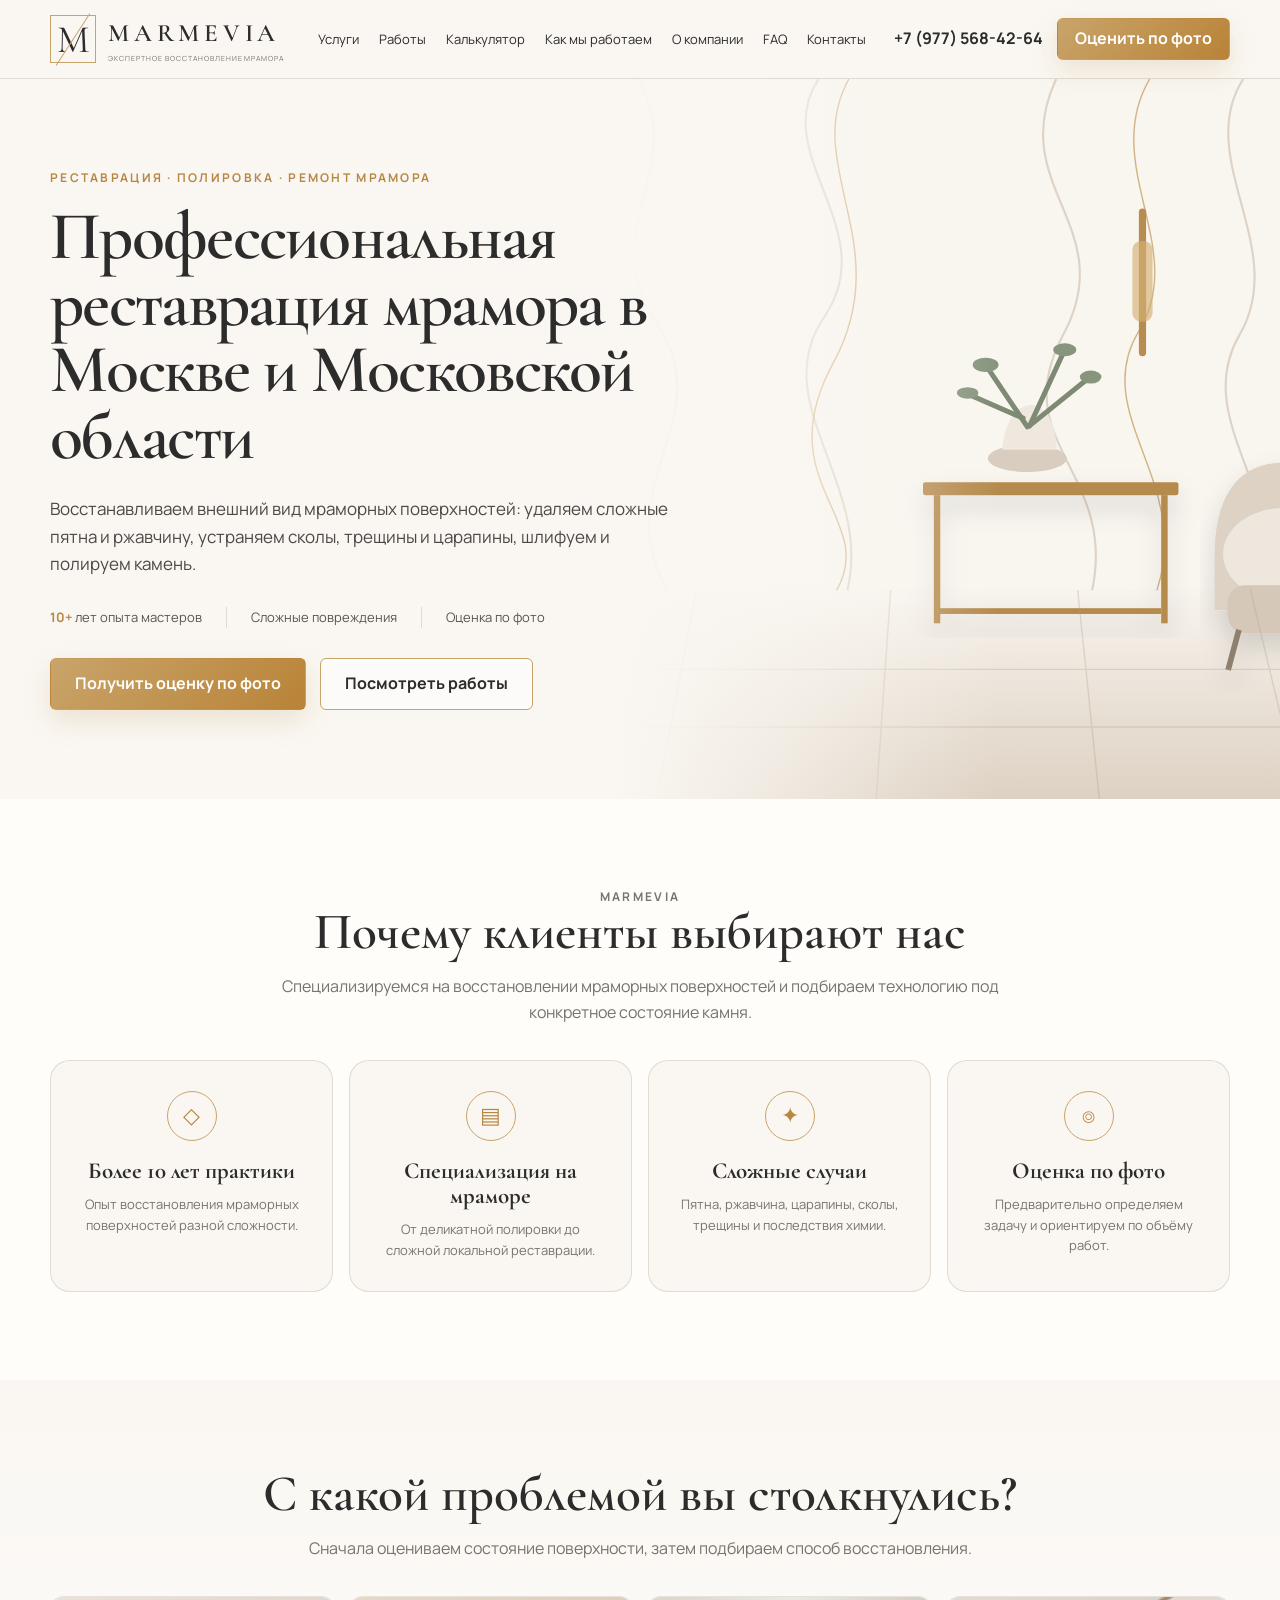
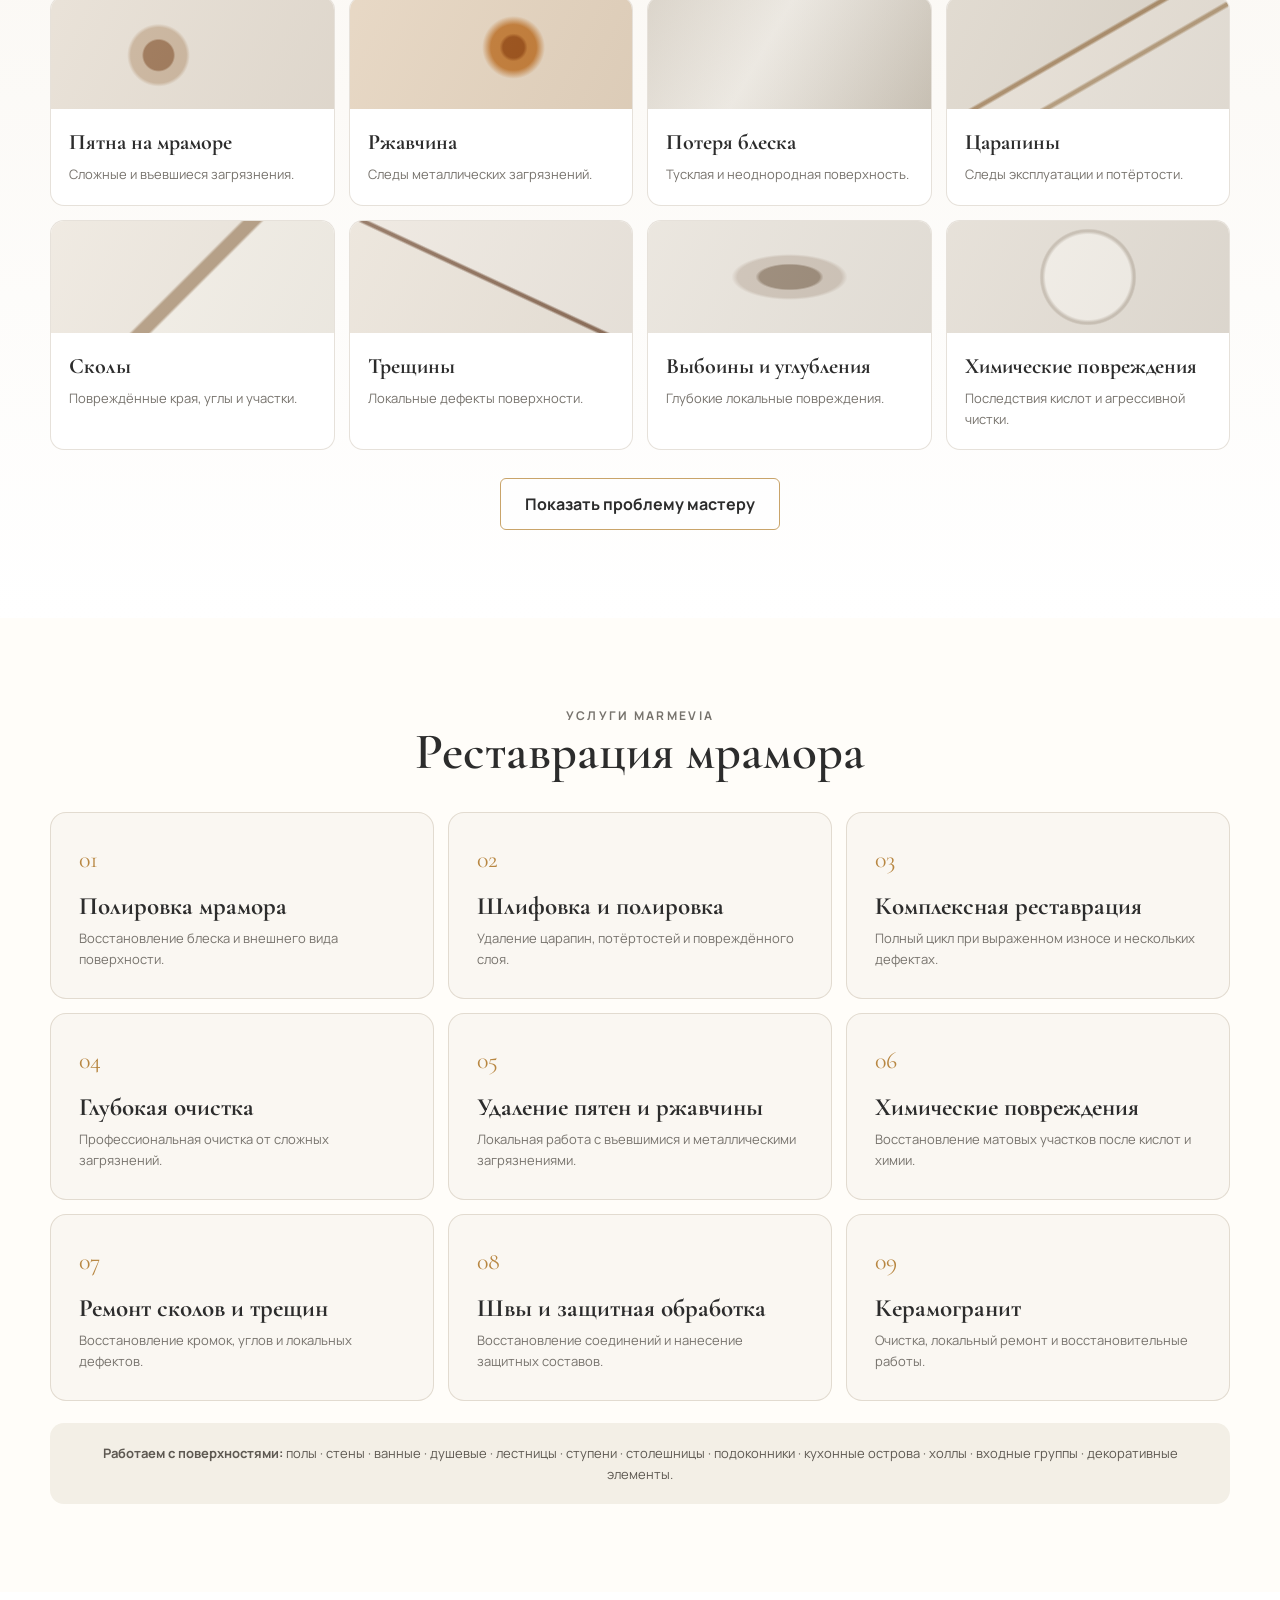
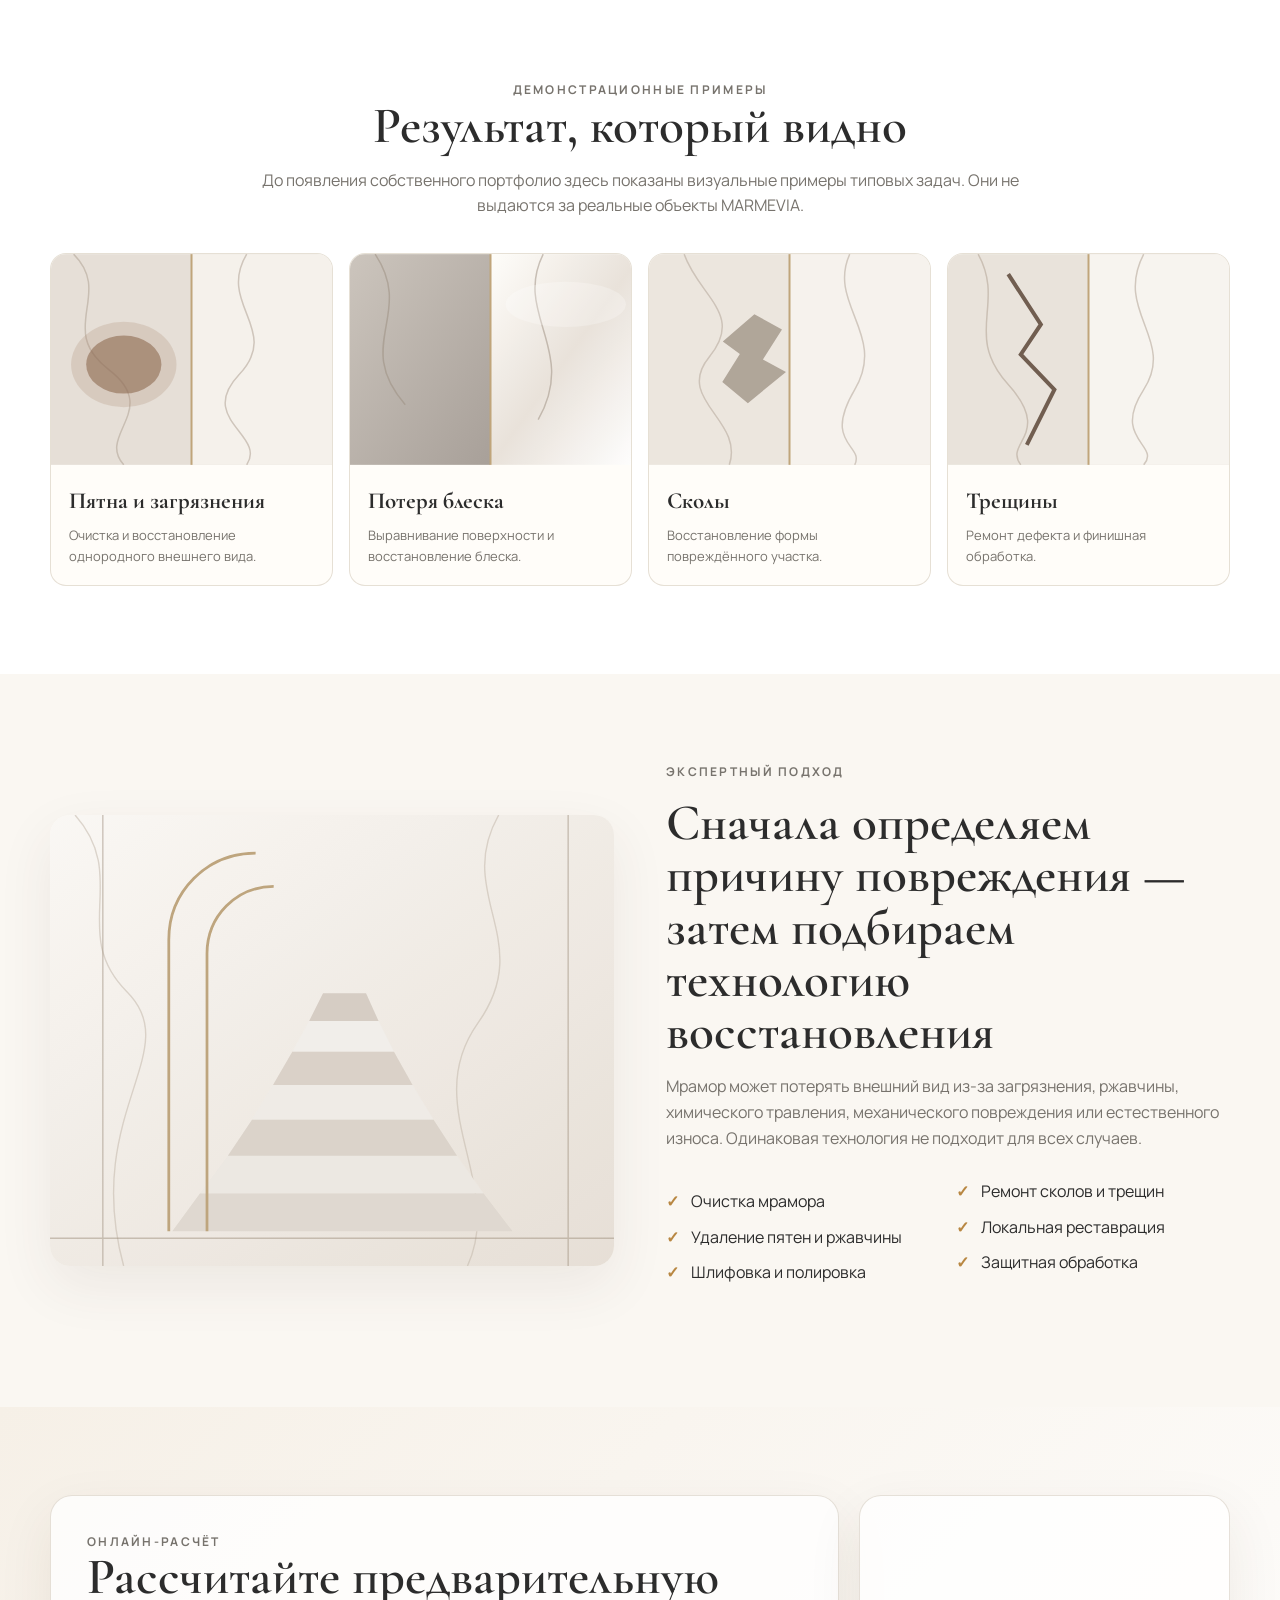
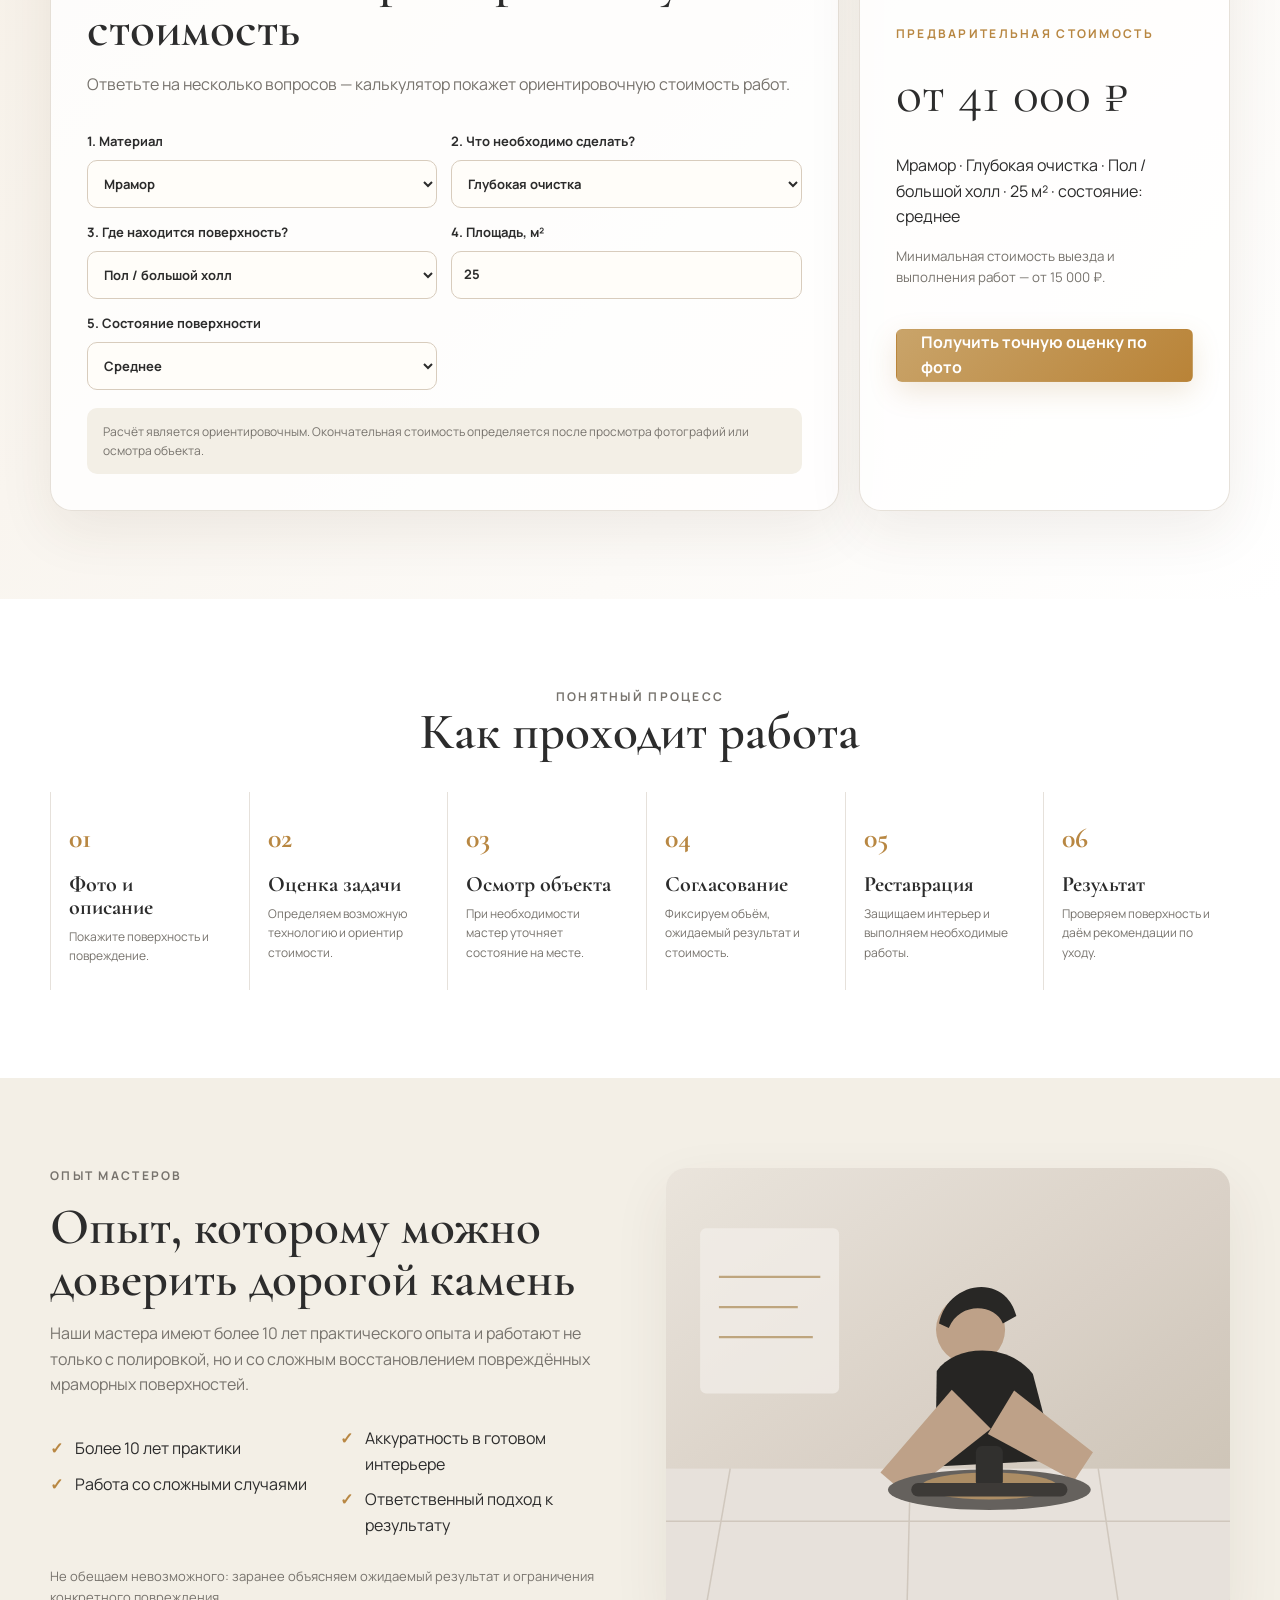
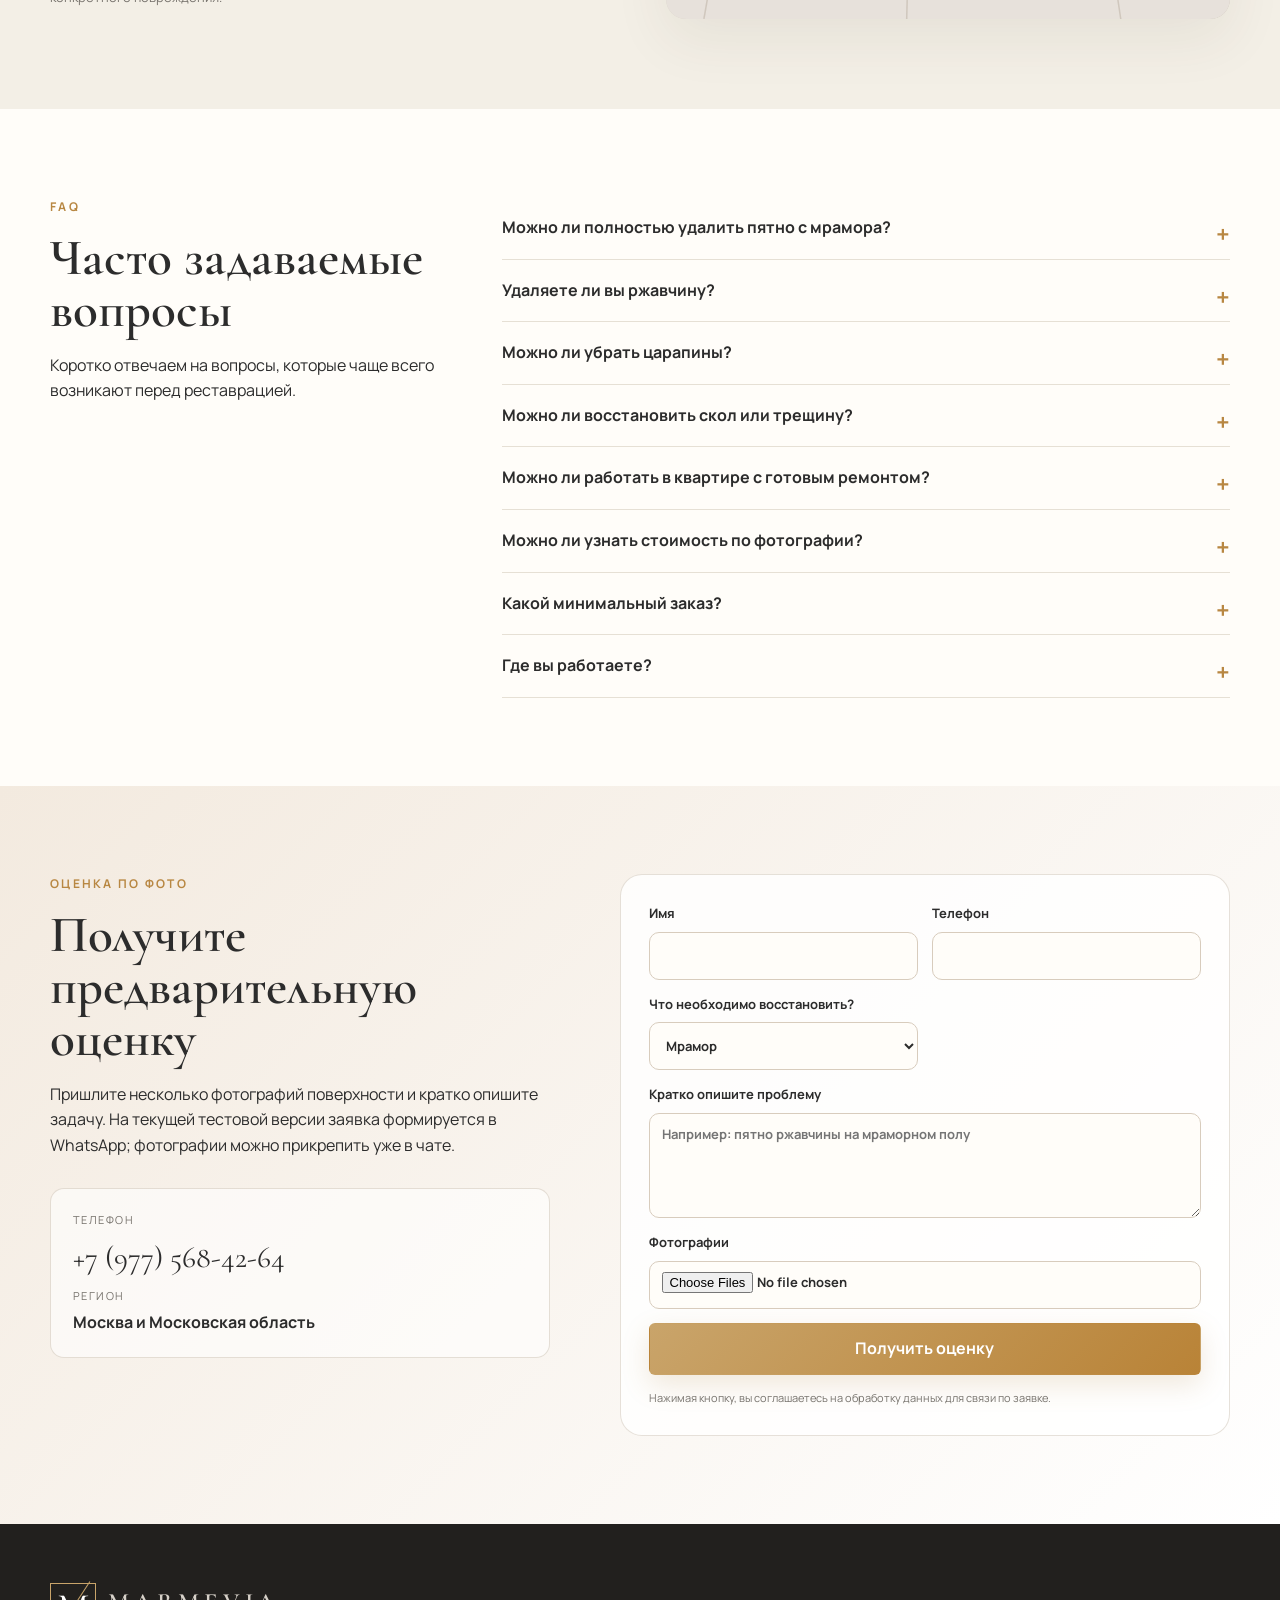
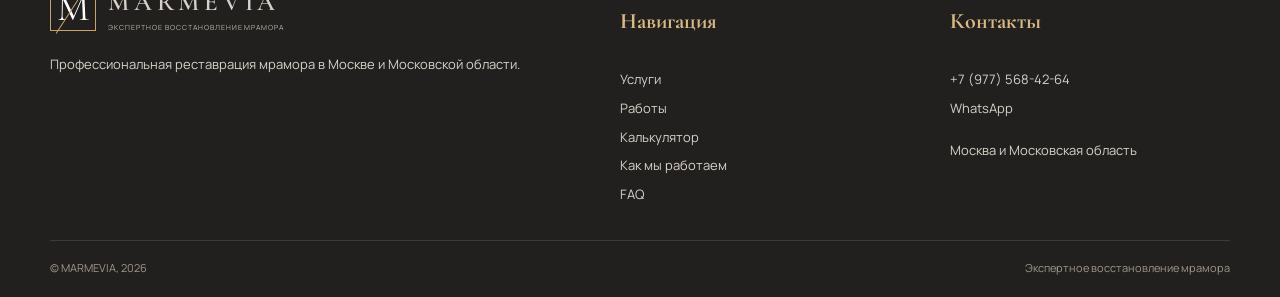
<file: index.html>
<!doctype html>
<html lang="ru">
<head>
  <meta charset="utf-8" />
  <meta name="viewport" content="width=device-width, initial-scale=1, viewport-fit=cover" />
  <meta name="theme-color" content="#faf7f2" />
  <meta name="description" content="MARMEVIA — профессиональная реставрация мрамора в Москве и Московской области: полировка, шлифовка, удаление пятен и ржавчины, ремонт сколов и трещин." />
  <title>MARMEVIA — реставрация мрамора в Москве и Московской области</title>
  <link rel="preconnect" href="https://fonts.googleapis.com">
  <link rel="preconnect" href="https://fonts.gstatic.com" crossorigin>
  <link href="https://fonts.googleapis.com/css2?family=Cormorant+Garamond:wght@500;600&family=Manrope:wght@400;500;600;700&display=swap" rel="stylesheet">
  <link rel="stylesheet" href="styles.css" />
  <script type="application/ld+json">
  {
    "@context":"https://schema.org",
    "@type":"ProfessionalService",
    "name":"MARMEVIA",
    "telephone":"+7 977 568-42-64",
    "areaServed":["Москва","Московская область"],
    "description":"Экспертное восстановление мрамора: реставрация, полировка, шлифовка, удаление пятен и ржавчины, ремонт сколов и трещин."
  }
  </script>
</head>
<body>
  <header class="site-header" id="top">
    <div class="container header-inner">
      <a class="brand" href="#top" aria-label="MARMEVIA — на главную">
        <span class="brand-mark" aria-hidden="true"><span>M</span></span>
        <span class="brand-copy"><strong>MARMEVIA</strong><small>экспертное восстановление мрамора</small></span>
      </a>
      <nav class="desktop-nav" aria-label="Основная навигация">
        <a href="#services">Услуги</a><a href="#work">Работы</a><a href="#calculator">Калькулятор</a><a href="#process">Как мы работаем</a><a href="#about">О компании</a><a href="#faq">FAQ</a><a href="#contacts">Контакты</a>
      </nav>
      <div class="header-actions">
        <a class="phone" href="tel:+79775684264">+7 (977) 568-42-64</a>
        <a class="btn btn-small" href="#estimate">Оценить по фото</a>
      </div>
      <button class="menu-button" aria-expanded="false" aria-controls="mobile-menu" aria-label="Открыть меню"><span></span><span></span><span></span></button>
    </div>
    <div class="mobile-menu" id="mobile-menu">
      <a href="#services">Услуги</a><a href="#work">Работы</a><a href="#calculator">Калькулятор</a><a href="#process">Как мы работаем</a><a href="#about">О компании</a><a href="#faq">FAQ</a><a href="#contacts">Контакты</a>
      <a href="tel:+79775684264">+7 (977) 568-42-64</a>
    </div>
  </header>

  <main>
    <section class="hero">
      <div class="hero-image" role="img" aria-label="Светлый интерьер с мраморной отделкой"></div>
      <div class="container hero-grid">
        <div class="hero-copy">
          <p class="eyebrow">РЕСТАВРАЦИЯ · ПОЛИРОВКА · РЕМОНТ МРАМОРА</p>
          <h1>Профессиональная реставрация мрамора в Москве и Московской области</h1>
          <p class="lead">Восстанавливаем внешний вид мраморных поверхностей: удаляем сложные пятна и ржавчину, устраняем сколы, трещины и царапины, шлифуем и полируем камень.</p>
          <div class="trust-inline">
            <span><b>10+</b> лет опыта мастеров</span>
            <span>Сложные повреждения</span>
            <span>Оценка по фото</span>
          </div>
          <div class="hero-buttons">
            <a class="btn" href="#estimate">Получить оценку по фото</a>
            <a class="btn btn-outline" href="#work">Посмотреть работы</a>
          </div>
        </div>
      </div>
    </section>

    <section class="section trust-section" id="about">
      <div class="container">
        <div class="section-head center">
          <p class="eyebrow">MARMEVIA</p>
          <h2>Почему клиенты выбирают нас</h2>
          <p>Специализируемся на восстановлении мраморных поверхностей и подбираем технологию под конкретное состояние камня.</p>
        </div>
        <div class="cards four">
          <article class="card"><span class="icon">◇</span><h3>Более 10 лет практики</h3><p>Опыт восстановления мраморных поверхностей разной сложности.</p></article>
          <article class="card"><span class="icon">▤</span><h3>Специализация на мраморе</h3><p>От деликатной полировки до сложной локальной реставрации.</p></article>
          <article class="card"><span class="icon">✦</span><h3>Сложные случаи</h3><p>Пятна, ржавчина, царапины, сколы, трещины и последствия химии.</p></article>
          <article class="card"><span class="icon">⌾</span><h3>Оценка по фото</h3><p>Предварительно определяем задачу и ориентируем по объёму работ.</p></article>
        </div>
      </div>
    </section>

    <section class="section problems" id="problems">
      <div class="container">
        <div class="section-head center"><h2>С какой проблемой вы столкнулись?</h2><p>Сначала оцениваем состояние поверхности, затем подбираем способ восстановления.</p></div>
        <div class="problem-grid">
          <article><span class="problem-art stain"></span><h3>Пятна на мраморе</h3><p>Сложные и въевшиеся загрязнения.</p></article>
          <article><span class="problem-art rust"></span><h3>Ржавчина</h3><p>Следы металлических загрязнений.</p></article>
          <article><span class="problem-art dull"></span><h3>Потеря блеска</h3><p>Тусклая и неоднородная поверхность.</p></article>
          <article><span class="problem-art scratch"></span><h3>Царапины</h3><p>Следы эксплуатации и потёртости.</p></article>
          <article><span class="problem-art chip"></span><h3>Сколы</h3><p>Повреждённые края, углы и участки.</p></article>
          <article><span class="problem-art crack"></span><h3>Трещины</h3><p>Локальные дефекты поверхности.</p></article>
          <article><span class="problem-art pit"></span><h3>Выбоины и углубления</h3><p>Глубокие локальные повреждения.</p></article>
          <article><span class="problem-art chemical"></span><h3>Химические повреждения</h3><p>Последствия кислот и агрессивной чистки.</p></article>
        </div>
        <div class="center-actions"><a class="btn btn-outline" href="#estimate">Показать проблему мастеру</a></div>
      </div>
    </section>

    <section class="section services" id="services">
      <div class="container">
        <div class="section-head center"><p class="eyebrow">УСЛУГИ MARMEVIA</p><h2>Реставрация мрамора</h2></div>
        <div class="service-grid">
          <article><span>01</span><h3>Полировка мрамора</h3><p>Восстановление блеска и внешнего вида поверхности.</p></article>
          <article><span>02</span><h3>Шлифовка и полировка</h3><p>Удаление царапин, потёртостей и повреждённого слоя.</p></article>
          <article><span>03</span><h3>Комплексная реставрация</h3><p>Полный цикл при выраженном износе и нескольких дефектах.</p></article>
          <article><span>04</span><h3>Глубокая очистка</h3><p>Профессиональная очистка от сложных загрязнений.</p></article>
          <article><span>05</span><h3>Удаление пятен и ржавчины</h3><p>Локальная работа с въевшимися и металлическими загрязнениями.</p></article>
          <article><span>06</span><h3>Химические повреждения</h3><p>Восстановление матовых участков после кислот и химии.</p></article>
          <article><span>07</span><h3>Ремонт сколов и трещин</h3><p>Восстановление кромок, углов и локальных дефектов.</p></article>
          <article><span>08</span><h3>Швы и защитная обработка</h3><p>Восстановление соединений и нанесение защитных составов.</p></article>
          <article><span>09</span><h3>Керамогранит</h3><p>Очистка, локальный ремонт и восстановительные работы.</p></article>
        </div>
        <p class="surface-list"><b>Работаем с поверхностями:</b> полы · стены · ванные · душевые · лестницы · ступени · столешницы · подоконники · кухонные острова · холлы · входные группы · декоративные элементы.</p>
      </div>
    </section>

    <section class="section work" id="work">
      <div class="container">
        <div class="section-head center"><p class="eyebrow">ДЕМОНСТРАЦИОННЫЕ ПРИМЕРЫ</p><h2>Результат, который видно</h2><p>До появления собственного портфолио здесь показаны визуальные примеры типовых задач. Они не выдаются за реальные объекты MARMEVIA.</p></div>
        <div class="case-grid">
          <article class="case"><img src="assets/case-1.svg" alt="Демонстрационный пример удаления пятен" loading="lazy"><div><h3>Пятна и загрязнения</h3><p>Очистка и восстановление однородного внешнего вида.</p></div></article>
          <article class="case"><img src="assets/case-2.svg" alt="Демонстрационный пример восстановления блеска" loading="lazy"><div><h3>Потеря блеска</h3><p>Выравнивание поверхности и восстановление блеска.</p></div></article>
          <article class="case"><img src="assets/case-3.svg" alt="Демонстрационный пример ремонта скола" loading="lazy"><div><h3>Сколы</h3><p>Восстановление формы повреждённого участка.</p></div></article>
          <article class="case"><img src="assets/case-4.svg" alt="Демонстрационный пример ремонта трещины" loading="lazy"><div><h3>Трещины</h3><p>Ремонт дефекта и финишная обработка.</p></div></article>
        </div>
      </div>
    </section>

    <section class="section expert">
      <div class="container expert-grid">
        <img src="assets/stair.svg" alt="Мраморная лестница в светлом интерьере" loading="lazy">
        <div><p class="eyebrow">ЭКСПЕРТНЫЙ ПОДХОД</p><h2>Сначала определяем причину повреждения — затем подбираем технологию восстановления</h2><p>Мрамор может потерять внешний вид из-за загрязнения, ржавчины, химического травления, механического повреждения или естественного износа. Одинаковая технология не подходит для всех случаев.</p><ul class="check-list"><li>Очистка мрамора</li><li>Удаление пятен и ржавчины</li><li>Шлифовка и полировка</li><li>Ремонт сколов и трещин</li><li>Локальная реставрация</li><li>Защитная обработка</li></ul></div>
      </div>
    </section>

    <section class="section calculator-section" id="calculator">
      <div class="container calc-shell">
        <div class="calc-main">
          <div class="section-head"><p class="eyebrow">ОНЛАЙН-РАСЧЁТ</p><h2>Рассчитайте предварительную стоимость</h2><p>Ответьте на несколько вопросов — калькулятор покажет ориентировочную стоимость работ.</p></div>
          <div class="calc-grid">
            <label><span>1. Материал</span><select id="material"><option value="marble">Мрамор</option><option value="porcelain">Керамогранит</option></select></label>
            <label><span>2. Что необходимо сделать?</span><select id="service"></select></label>
            <label><span>3. Где находится поверхность?</span><select id="object"></select></label>
            <label><span id="amount-label">4. Площадь, м²</span><input id="amount" type="number" min="1" max="5000" value="25" inputmode="decimal"></label>
            <label><span>5. Состояние поверхности</span><select id="condition"><option value="light">Лёгкое</option><option value="medium" selected>Среднее</option><option value="hard">Сложное</option><option value="unknown">Не могу определить</option></select></label>
          </div>
          <p class="calc-note">Расчёт является ориентировочным. Окончательная стоимость определяется после просмотра фотографий или осмотра объекта.</p>
        </div>
        <aside class="calc-result">
          <p class="eyebrow">ПРЕДВАРИТЕЛЬНАЯ СТОИМОСТЬ</p>
          <div class="price" id="price">от 15 000 ₽</div>
          <p id="calc-summary">Мрамор · 25 м²</p>
          <small>Минимальная стоимость выезда и выполнения работ — от 15 000 ₽.</small>
          <a class="btn" href="#estimate">Получить точную оценку по фото</a>
        </aside>
      </div>
    </section>

    <section class="section process" id="process">
      <div class="container">
        <div class="section-head center"><p class="eyebrow">ПОНЯТНЫЙ ПРОЦЕСС</p><h2>Как проходит работа</h2></div>
        <div class="steps">
          <article><b>01</b><h3>Фото и описание</h3><p>Покажите поверхность и повреждение.</p></article>
          <article><b>02</b><h3>Оценка задачи</h3><p>Определяем возможную технологию и ориентир стоимости.</p></article>
          <article><b>03</b><h3>Осмотр объекта</h3><p>При необходимости мастер уточняет состояние на месте.</p></article>
          <article><b>04</b><h3>Согласование</h3><p>Фиксируем объём, ожидаемый результат и стоимость.</p></article>
          <article><b>05</b><h3>Реставрация</h3><p>Защищаем интерьер и выполняем необходимые работы.</p></article>
          <article><b>06</b><h3>Результат</h3><p>Проверяем поверхность и даём рекомендации по уходу.</p></article>
        </div>
      </div>
    </section>

    <section class="section masters">
      <div class="container master-grid">
        <div><p class="eyebrow">ОПЫТ МАСТЕРОВ</p><h2>Опыт, которому можно доверить дорогой камень</h2><p>Наши мастера имеют более 10 лет практического опыта и работают не только с полировкой, но и со сложным восстановлением повреждённых мраморных поверхностей.</p><ul class="check-list"><li>Более 10 лет практики</li><li>Работа со сложными случаями</li><li>Аккуратность в готовом интерьере</li><li>Ответственный подход к результату</li></ul><p class="fine">Не обещаем невозможного: заранее объясняем ожидаемый результат и ограничения конкретного повреждения.</p></div>
        <img src="assets/master.svg" alt="Демонстрационное изображение мастера за полировкой мрамора" loading="lazy">
      </div>
    </section>

    <section class="section faq" id="faq">
      <div class="container faq-grid">
        <div><p class="eyebrow">FAQ</p><h2>Часто задаваемые вопросы</h2><p>Коротко отвечаем на вопросы, которые чаще всего возникают перед реставрацией.</p></div>
        <div class="accordion">
          <details><summary>Можно ли полностью удалить пятно с мрамора?</summary><p>Во многих случаях — да. Результат зависит от типа загрязнения, глубины проникновения и состояния камня.</p></details>
          <details><summary>Удаляете ли вы ржавчину?</summary><p>Да. Работаем со следами ржавчины и металлическими загрязнениями; глубокие пятна требуют индивидуальной оценки.</p></details>
          <details><summary>Можно ли убрать царапины?</summary><p>Неглубокие и средние царапины обычно устраняются шлифовкой и последующей полировкой.</p></details>
          <details><summary>Можно ли восстановить скол или трещину?</summary><p>Во многих случаях — да. Технология зависит от размера, расположения и причины повреждения.</p></details>
          <details><summary>Можно ли работать в квартире с готовым ремонтом?</summary><p>Да. Мы уделяем особое внимание защите окружающих поверхностей и организации рабочей зоны.</p></details>
          <details><summary>Можно ли узнать стоимость по фотографии?</summary><p>Да. Пришлите общий план и крупные фотографии повреждения — мы предварительно оценим задачу.</p></details>
          <details><summary>Какой минимальный заказ?</summary><p>Минимальная стоимость выезда и выполнения работ — от 15 000 ₽.</p></details>
          <details><summary>Где вы работаете?</summary><p>В Москве и Московской области.</p></details>
        </div>
      </div>
    </section>

    <section class="section estimate" id="estimate">
      <div class="container estimate-grid">
        <div><p class="eyebrow">ОЦЕНКА ПО ФОТО</p><h2>Получите предварительную оценку</h2><p>Пришлите несколько фотографий поверхности и кратко опишите задачу. На текущей тестовой версии заявка формируется в WhatsApp; фотографии можно прикрепить уже в чате.</p><div class="contact-card"><span>Телефон</span><a href="tel:+79775684264">+7 (977) 568-42-64</a><span>Регион</span><b>Москва и Московская область</b></div></div>
        <form id="estimate-form" class="estimate-form">
          <label>Имя<input name="name" autocomplete="name" required></label>
          <label>Телефон<input name="phone" type="tel" autocomplete="tel" required></label>
          <label>Что необходимо восстановить?<select name="material"><option>Мрамор</option><option>Керамогранит</option><option>Не уверен</option></select></label>
          <label>Кратко опишите проблему<textarea name="message" rows="4" placeholder="Например: пятно ржавчины на мраморном полу"></textarea></label>
          <label>Фотографии<input name="photos" type="file" accept="image/*" multiple></label>
          <button class="btn" type="submit">Получить оценку</button>
          <small>Нажимая кнопку, вы соглашаетесь на обработку данных для связи по заявке.</small>
        </form>
      </div>
    </section>
  </main>

  <footer class="footer" id="contacts">
    <div class="container footer-grid">
      <div><a class="brand footer-brand" href="#top"><span class="brand-mark"><span>M</span></span><span class="brand-copy"><strong>MARMEVIA</strong><small>экспертное восстановление мрамора</small></span></a><p>Профессиональная реставрация мрамора в Москве и Московской области.</p></div>
      <div><h3>Навигация</h3><a href="#services">Услуги</a><a href="#work">Работы</a><a href="#calculator">Калькулятор</a><a href="#process">Как мы работаем</a><a href="#faq">FAQ</a></div>
      <div><h3>Контакты</h3><a href="tel:+79775684264">+7 (977) 568-42-64</a><a id="wa-footer" href="#">WhatsApp</a><p>Москва и Московская область</p></div>
    </div>
    <div class="container footer-bottom"><span>© MARMEVIA, 2026</span><span>Экспертное восстановление мрамора</span></div>
  </footer>

  <nav class="mobile-cta" aria-label="Быстрые действия">
    <a href="tel:+79775684264">Позвонить</a>
    <a id="wa-mobile" href="#">WhatsApp</a>
    <a href="#calculator">Рассчитать</a>
  </nav>

  <script src="app.js"></script>
</body>
</html>
</file>
<file: styles.css>
:root{
  --bg:#faf7f2; --paper:#fffdf9; --paper2:#f3efe6; --beige:#e7ddd0; --gold:#c9a46a; --gold2:#b88742;
  --ink:#2c2c2c; --muted:#77736d; --line:rgba(116,89,53,.18); --shadow:0 20px 55px rgba(74,54,28,.08);
  --serif:'Cormorant Garamond', Georgia, serif; --sans:'Manrope', Arial, sans-serif; --radius:20px;
}
*{box-sizing:border-box}html{scroll-behavior:smooth}body{margin:0;background:var(--bg);color:var(--ink);font-family:var(--sans);line-height:1.6}.container{width:min(1180px,calc(100% - 40px));margin:auto}a{color:inherit;text-decoration:none}img{max-width:100%;display:block}button,input,select,textarea{font:inherit}.section{padding:88px 0}.section-head{max-width:760px;margin-bottom:34px}.section-head.center{margin-left:auto;margin-right:auto;text-align:center}.section-head h2,h2{font-family:var(--serif);font-weight:600;font-size:clamp(34px,4vw,56px);line-height:1.02;margin:0 0 16px}.section-head p{color:var(--muted);margin:0}.eyebrow{letter-spacing:.19em;font-size:12px;font-weight:700;color:var(--gold2);margin:0 0 16px}.btn{display:inline-flex;align-items:center;justify-content:center;min-height:52px;padding:0 24px;border-radius:6px;background:linear-gradient(135deg,var(--gold),#b98337);color:white;font-weight:700;border:1px solid transparent;box-shadow:0 10px 28px rgba(174,127,60,.18);transition:.2s transform,.2s box-shadow}.btn:hover{transform:translateY(-1px);box-shadow:0 14px 30px rgba(174,127,60,.24)}.btn-outline{background:rgba(255,255,255,.55);border-color:var(--gold);color:var(--ink);box-shadow:none}.btn-small{min-height:42px;padding:0 17px}.center-actions{text-align:center;margin-top:28px}
.site-header{position:sticky;top:0;z-index:30;background:rgba(250,247,242,.92);backdrop-filter:blur(16px);border-bottom:1px solid var(--line)}.header-inner{height:78px;display:flex;align-items:center;gap:28px}.brand{display:flex;align-items:center;gap:12px;min-width:max-content}.brand-mark{width:46px;height:48px;border:1px solid var(--gold);display:grid;place-items:center;position:relative;font-family:var(--serif);font-size:39px;line-height:1}.brand-mark:after{content:'';position:absolute;width:62px;height:1px;background:var(--gold);transform:rotate(-57deg)}.brand-copy{display:flex;flex-direction:column}.brand-copy strong{font-family:var(--serif);font-size:25px;letter-spacing:.19em;font-weight:600}.brand-copy small{text-transform:uppercase;font-size:7px;letter-spacing:.14em;color:var(--muted)}.desktop-nav{display:flex;gap:20px;align-items:center;margin-left:auto;font-size:13px}.desktop-nav a:hover{color:var(--gold2)}.header-actions{display:flex;align-items:center;gap:14px}.phone{font-weight:700;white-space:nowrap}.menu-button,.mobile-menu{display:none}
.hero{min-height:720px;position:relative;overflow:hidden;background:linear-gradient(90deg,#faf7f2 0%,#faf7f2 48%,rgba(250,247,242,.62) 61%,rgba(250,247,242,0) 78%)}.hero-image{position:absolute;inset:0 0 0 47%;background:url('assets/hero.svg') center/cover no-repeat;z-index:-1}.hero-grid{min-height:720px;display:grid;grid-template-columns:54% 46%;align-items:center}.hero-copy{max-width:670px;padding:70px 0}.hero h1{font-family:var(--serif);font-weight:600;font-size:clamp(48px,5.3vw,78px);line-height:.98;margin:0 0 26px;letter-spacing:-.025em}.lead{max-width:640px;font-size:17px;color:#4b4946}.trust-inline{display:flex;gap:24px;flex-wrap:wrap;margin:30px 0;color:#5a544c;font-size:13px}.trust-inline span{padding-right:24px;border-right:1px solid var(--line)}.trust-inline span:last-child{border:0}.trust-inline b{color:var(--gold2)}.hero-buttons{display:flex;gap:14px;flex-wrap:wrap}
.trust-section{background:var(--paper)}.cards{display:grid;gap:16px}.cards.four{grid-template-columns:repeat(4,1fr)}.card{background:var(--bg);border:1px solid var(--line);padding:30px;border-radius:var(--radius);text-align:center}.card .icon{display:grid;place-items:center;width:50px;height:50px;border:1px solid var(--gold);border-radius:50%;margin:0 auto 18px;color:var(--gold2);font-size:22px}.card h3{font-family:var(--serif);font-size:23px;line-height:1.1;margin:0 0 10px}.card p{font-size:13px;color:var(--muted);margin:0}
.problems{background:linear-gradient(180deg,var(--bg),#fff)}.problem-grid{display:grid;grid-template-columns:repeat(4,1fr);gap:14px}.problem-grid article{background:white;border:1px solid var(--line);border-radius:14px;overflow:hidden}.problem-grid h3{font-family:var(--serif);font-size:22px;margin:16px 18px 4px}.problem-grid p{font-size:13px;color:var(--muted);margin:0 18px 20px}.problem-art{height:112px;display:block;background-color:#e8e1d6;background-size:cover;position:relative;overflow:hidden}.problem-art:after{content:'';position:absolute;inset:0;background:linear-gradient(115deg,rgba(255,255,255,.1),rgba(0,0,0,.04))}.stain{background:radial-gradient(circle at 38% 52%,#9d7656 0 8%,#cbb59d 9% 15%,#e7dfd4 17% 100%)}.rust{background:radial-gradient(circle at 58% 45%,#9a4f17 0 6%,#c27b36 8% 13%,#e5d4bf 18% 100%)}.dull{background:linear-gradient(120deg,#d7d0c5,#efebe4 42%,#cfc7ba)}.scratch{background:linear-gradient(150deg,#ded7cc 0 45%,#a88a67 46% 47%,#e7e0d6 48% 60%,#b49b7b 61% 62%,#e8e2d9 63%)}.chip{background:linear-gradient(135deg,#eee8df 0 48%,#b69f85 49% 53%,#f4f0e8 54%)}.crack{background:linear-gradient(25deg,#ebe4da 0 47%,#8e705b 48% 49%,#eee8e0 50%)}.pit{background:radial-gradient(ellipse at 50% 50%,#9b8a78 0 15%,#cfc4b8 17% 26%,#e9e4dc 29%)}.chemical{background:radial-gradient(circle at 50% 50%,#f2eee7 0 28%,#c9c0b4 30% 31%,#e4ded5 32%)}
.services{background:var(--paper)}.service-grid{display:grid;grid-template-columns:repeat(3,1fr);gap:14px}.service-grid article{position:relative;padding:28px;border:1px solid var(--line);background:var(--bg);border-radius:16px;min-height:180px}.service-grid article span{color:var(--gold2);font-family:var(--serif);font-size:24px}.service-grid h3{font-family:var(--serif);font-size:25px;line-height:1.08;margin:14px 0 8px}.service-grid p{color:var(--muted);font-size:13px;margin:0}.surface-list{text-align:center;background:var(--paper2);padding:20px;border-radius:14px;margin:22px 0 0;color:#5e5952;font-size:13px}
.work{background:#fff}.case-grid{display:grid;grid-template-columns:repeat(4,1fr);gap:16px}.case{border:1px solid var(--line);border-radius:16px;overflow:hidden;background:var(--paper)}.case img{aspect-ratio:4/3;width:100%;object-fit:cover;filter:saturate(.72)}.case div{padding:18px}.case h3{font-family:var(--serif);font-size:23px;margin:0 0 6px}.case p{font-size:13px;color:var(--muted);margin:0}
.expert{background:var(--bg)}.expert-grid,.master-grid{display:grid;grid-template-columns:1fr 1fr;gap:52px;align-items:center}.expert-grid img,.master-grid img{width:100%;aspect-ratio:5/4;object-fit:cover;border-radius:20px;box-shadow:var(--shadow);filter:saturate(.68)}.expert-grid h2,.master-grid h2{font-size:clamp(35px,4vw,52px)}.expert-grid p,.master-grid p{color:var(--muted)}.check-list{columns:2;list-style:none;padding:0;margin:28px 0}.check-list li{break-inside:avoid;margin:10px 0;padding-left:25px;position:relative}.check-list li:before{content:'✓';position:absolute;left:0;color:var(--gold2);font-weight:bold}.fine{font-size:13px}
.calculator-section{background:linear-gradient(135deg,#f6f0e7,#fff)}.calc-shell{display:grid;grid-template-columns:minmax(0,1.7fr) minmax(320px,.8fr);gap:20px}.calc-main,.calc-result{border:1px solid var(--line);border-radius:22px;background:rgba(255,255,255,.78);padding:36px;box-shadow:var(--shadow)}.calc-grid{display:grid;grid-template-columns:repeat(2,1fr);gap:14px}.calc-grid label,.estimate-form label{display:grid;gap:8px;font-size:13px;font-weight:700}.calc-grid select,.calc-grid input,.estimate-form input,.estimate-form select,.estimate-form textarea{width:100%;border:1px solid #d8ccbd;border-radius:10px;background:#fffdf9;min-height:48px;padding:10px 12px;color:var(--ink);outline:none}.calc-grid select:focus,.calc-grid input:focus,.estimate-form input:focus,.estimate-form select:focus,.estimate-form textarea:focus{border-color:var(--gold)}.calc-note{background:var(--paper2);padding:14px 16px;border-radius:10px;color:var(--muted);font-size:12px;margin:18px 0 0}.calc-result{display:flex;flex-direction:column;justify-content:center}.price{font-family:var(--serif);font-size:54px;line-height:1;margin:8px 0 16px}.calc-result small{color:var(--muted);margin-bottom:24px}.calc-result .btn{margin-top:16px}
.process{background:#fff}.steps{display:grid;grid-template-columns:repeat(6,1fr);gap:12px}.steps article{padding:24px 18px;border-left:1px solid var(--line)}.steps b{color:var(--gold2);font-family:var(--serif);font-size:28px}.steps h3{font-family:var(--serif);font-size:22px;line-height:1.05;margin:12px 0 8px}.steps p{font-size:12px;color:var(--muted);margin:0}.masters{background:var(--paper2)}
.faq{background:var(--paper)}.faq-grid{display:grid;grid-template-columns:.7fr 1.3fr;gap:60px}.accordion details{border-bottom:1px solid var(--line);padding:18px 0}.accordion summary{cursor:pointer;font-weight:700;list-style:none;padding-right:34px;position:relative}.accordion summary:after{content:'+';position:absolute;right:0;color:var(--gold2);font-size:24px}.accordion details[open] summary:after{content:'−'}.accordion p{color:var(--muted);font-size:14px}
.estimate{background:linear-gradient(135deg,#f3eadf,#fff)}.estimate-grid{display:grid;grid-template-columns:.9fr 1.1fr;gap:70px;align-items:start}.estimate-form{background:rgba(255,255,255,.82);border:1px solid var(--line);border-radius:22px;padding:28px;display:grid;grid-template-columns:1fr 1fr;gap:14px}.estimate-form label:nth-child(4),.estimate-form label:nth-child(5),.estimate-form button,.estimate-form small{grid-column:1/-1}.estimate-form small{color:var(--muted);font-size:11px}.contact-card{display:grid;gap:5px;margin-top:30px;padding:22px;border:1px solid var(--line);background:rgba(255,255,255,.6);border-radius:14px}.contact-card span{font-size:11px;text-transform:uppercase;letter-spacing:.13em;color:var(--muted)}.contact-card a{font-family:var(--serif);font-size:30px}.footer{background:#22201e;color:#f6f0e8;padding:58px 0 20px}.footer-grid{display:grid;grid-template-columns:1.3fr .7fr .7fr;gap:50px}.footer .brand-mark{color:white}.footer .brand-copy small{color:#bdb4a7}.footer h3{font-family:var(--serif);font-size:22px;color:#d9ba86}.footer-grid>div{display:flex;flex-direction:column;gap:8px}.footer p,.footer a{font-size:13px;color:#d6d0c8}.footer-bottom{border-top:1px solid rgba(255,255,255,.12);margin-top:35px;padding-top:18px;display:flex;justify-content:space-between;font-size:11px;color:#9e968c}.mobile-cta{display:none}
@media(max-width:1020px){.desktop-nav,.header-actions{display:none}.menu-button{display:flex;margin-left:auto;width:42px;height:42px;border:0;background:transparent;flex-direction:column;gap:6px;justify-content:center;align-items:center}.menu-button span{display:block;width:23px;height:1.5px;background:var(--ink)}.mobile-menu{position:absolute;top:78px;left:0;right:0;padding:18px 20px 24px;background:var(--paper);border-bottom:1px solid var(--line);box-shadow:var(--shadow)}.mobile-menu.open{display:grid;gap:13px}.cards.four{grid-template-columns:repeat(2,1fr)}.problem-grid{grid-template-columns:repeat(2,1fr)}.service-grid{grid-template-columns:repeat(2,1fr)}.case-grid{grid-template-columns:repeat(2,1fr)}.steps{grid-template-columns:repeat(3,1fr)}.calc-shell{grid-template-columns:1fr}.faq-grid{grid-template-columns:1fr;gap:25px}.estimate-grid{grid-template-columns:1fr;gap:30px}}
@media(max-width:720px){body{padding-bottom:68px}.container{width:min(100% - 28px,600px)}.section{padding:58px 0}.site-header{position:sticky}.header-inner{height:66px}.brand-mark{width:36px;height:38px;font-size:30px}.brand-mark:after{width:48px}.brand-copy strong{font-size:20px}.brand-copy small{display:none}.mobile-menu{top:66px}.hero{min-height:720px;background:linear-gradient(180deg,rgba(31,28,24,.28),rgba(20,18,16,.75)),url('assets/hero.svg') center/cover no-repeat;color:white}.hero-image{display:none}.hero-grid{min-height:720px;display:block}.hero-copy{padding:90px 0 70px}.hero h1{font-size:48px;max-width:520px}.hero .lead{color:#f0ebe4;font-size:15px}.hero .eyebrow{color:#ddbb83}.trust-inline{display:grid;grid-template-columns:repeat(3,1fr);gap:8px;color:#fff;margin:32px 0}.trust-inline span{border:1px solid rgba(255,255,255,.17);padding:12px 8px;text-align:center;border-radius:10px;font-size:11px;background:rgba(0,0,0,.18)}.trust-inline b{display:block;color:#e0bd84;font-size:16px}.hero-buttons{display:grid}.hero-buttons .btn{width:100%}.hero .btn-outline{color:white;background:rgba(0,0,0,.18);border-color:#caa061}.section-head h2,h2{font-size:38px}.cards.four{grid-template-columns:1fr}.card{text-align:left;display:grid;grid-template-columns:52px 1fr;column-gap:14px}.card .icon{grid-row:1/3;margin:0}.problem-grid{grid-template-columns:repeat(2,1fr);gap:10px}.problem-art{height:85px}.problem-grid h3{font-size:19px;margin:12px 12px 4px}.problem-grid p{display:none}.service-grid{grid-template-columns:repeat(2,1fr);gap:10px}.service-grid article{padding:18px;min-height:155px}.service-grid h3{font-size:21px}.service-grid p{font-size:11px}.surface-list{text-align:left}.case-grid{grid-template-columns:1fr}.case{display:grid;grid-template-columns:44% 56%;align-items:center}.case img{height:100%;aspect-ratio:auto}.expert-grid,.master-grid{grid-template-columns:1fr;gap:26px}.expert-grid img{order:2}.check-list{columns:1}.calc-main,.calc-result{padding:22px}.calc-grid{grid-template-columns:1fr}.price{font-size:46px}.steps{grid-template-columns:1fr}.steps article{display:grid;grid-template-columns:48px 1fr;column-gap:12px;padding:14px 0;border-left:0;border-bottom:1px solid var(--line)}.steps b{grid-row:1/3}.steps h3{margin:0}.estimate-form{grid-template-columns:1fr;padding:20px}.estimate-form label:nth-child(4),.estimate-form label:nth-child(5),.estimate-form button,.estimate-form small{grid-column:auto}.footer-grid{grid-template-columns:1fr}.footer-bottom{display:grid;gap:5px}.mobile-cta{position:fixed;z-index:50;bottom:0;left:0;right:0;height:68px;background:#24211e;display:grid;grid-template-columns:repeat(3,1fr);padding-bottom:env(safe-area-inset-bottom);box-shadow:0 -8px 25px rgba(0,0,0,.12)}.mobile-cta a{display:grid;place-items:center;color:white;font-size:11px;border-right:1px solid rgba(255,255,255,.08)}.mobile-cta a:nth-child(2){color:#dbb476}.mobile-cta a:last-child{border:0}.contact-card a{font-size:26px}}
@media(max-width:390px){.hero h1{font-size:42px}.trust-inline{grid-template-columns:1fr 1fr}.trust-inline span:last-child{grid-column:1/-1}.problem-grid,.service-grid{grid-template-columns:1fr 1fr}.service-grid h3{font-size:19px}.section-head h2,h2{font-size:34px}}
</file>
